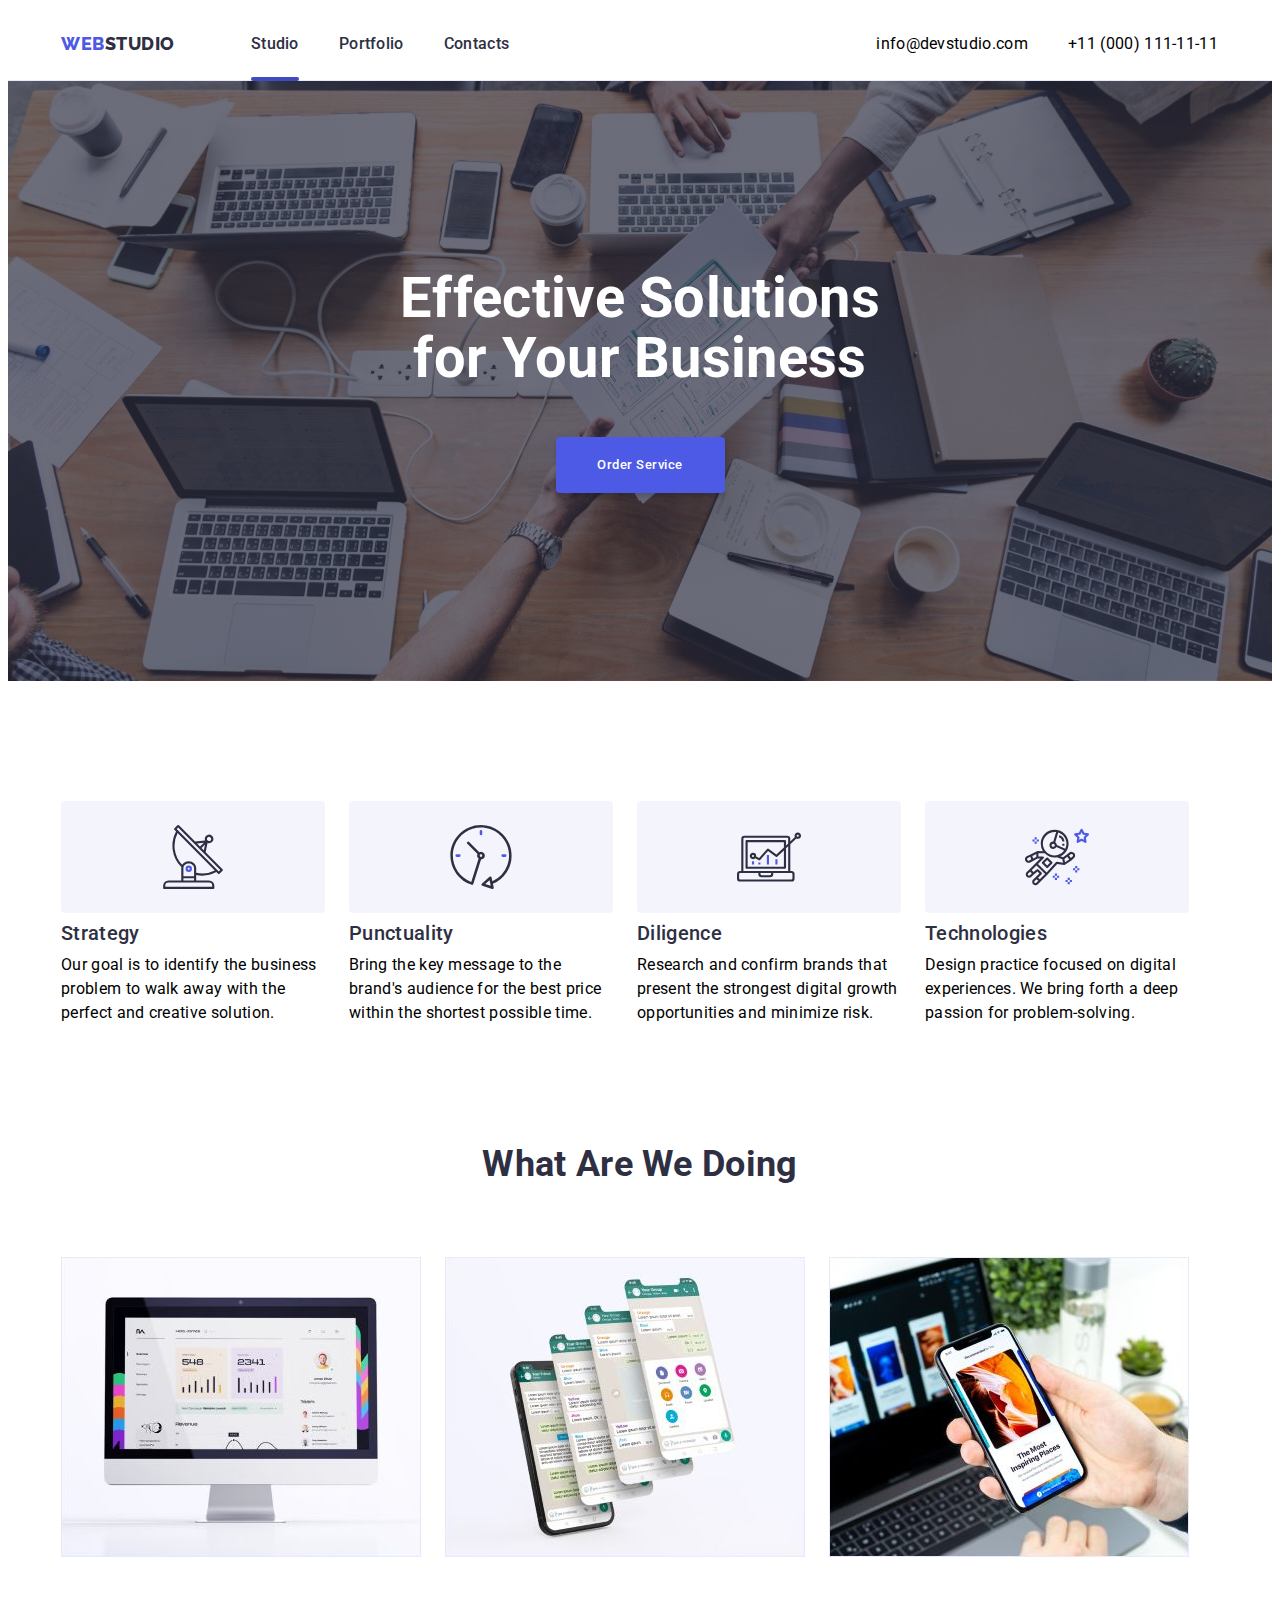
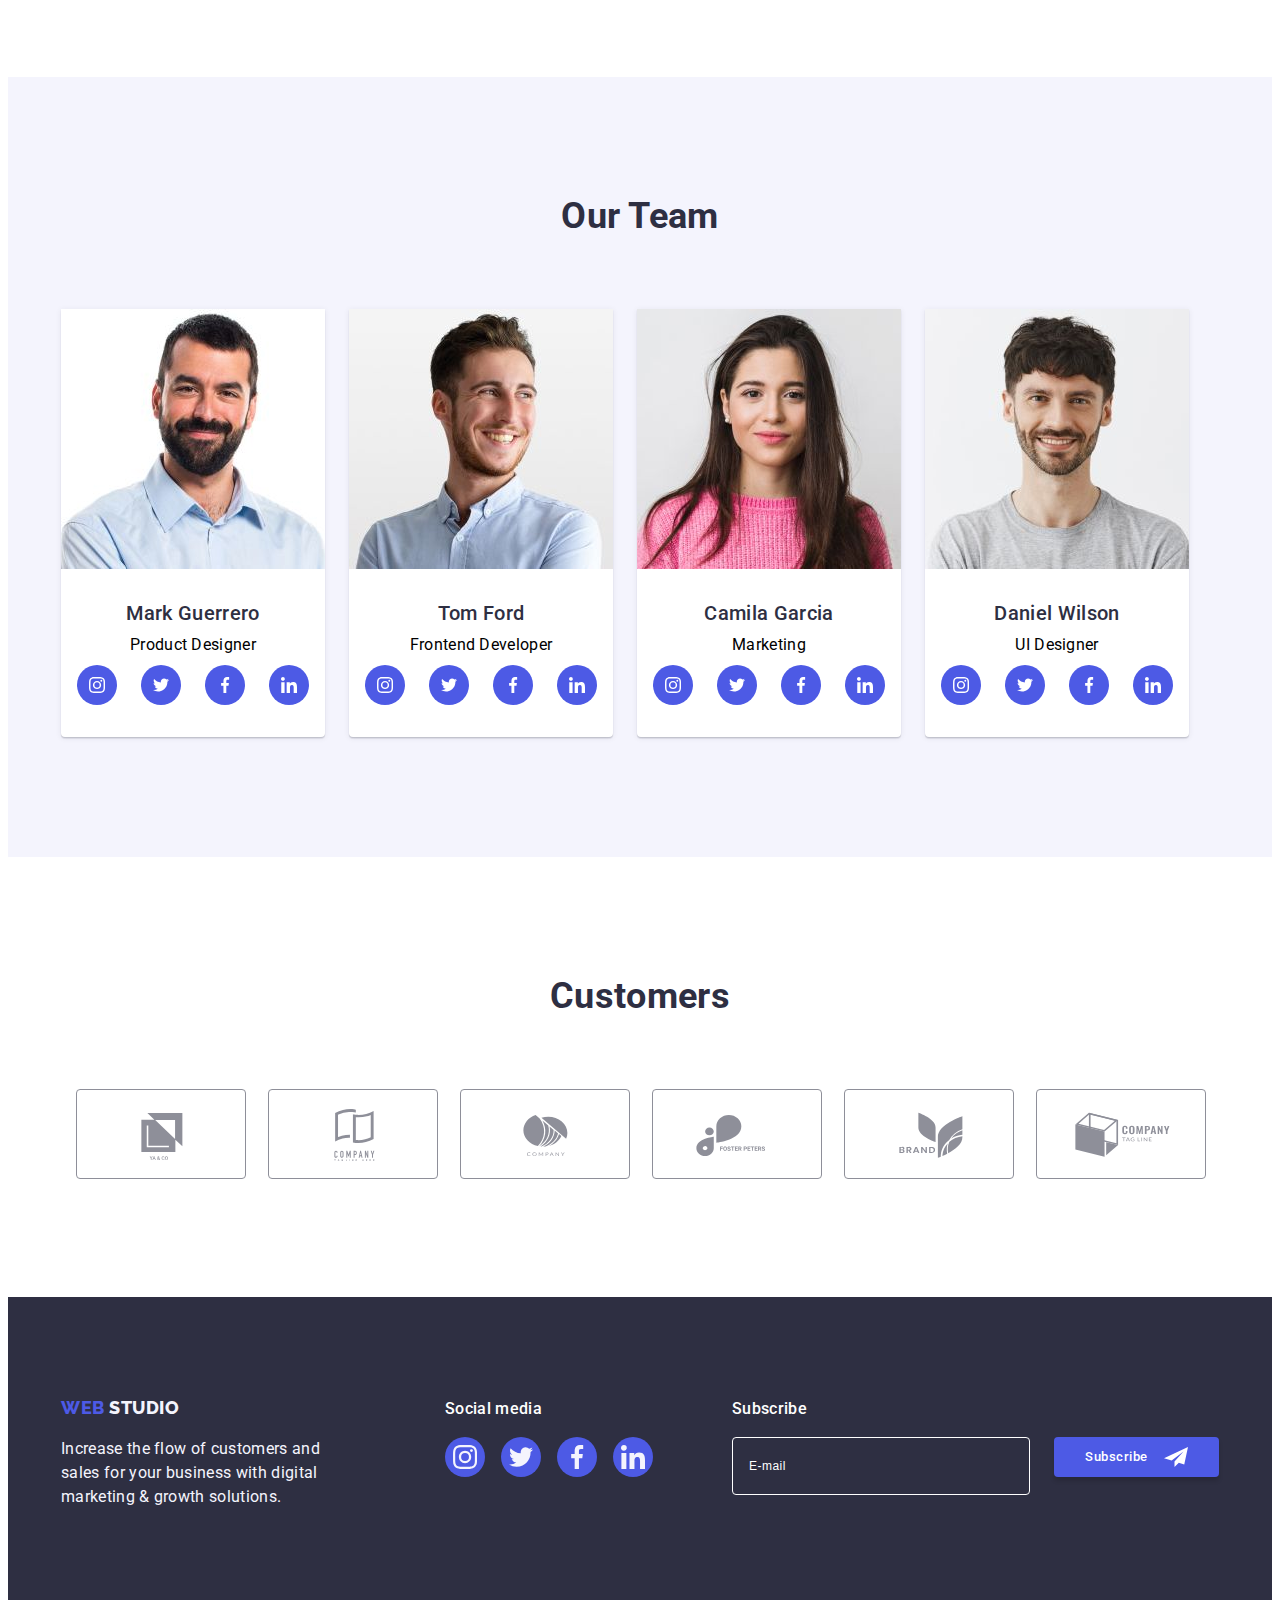
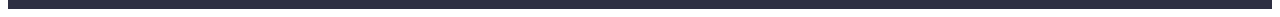
<file: index.html>
<!DOCTYPE html>
<html lang="en">

<head>
  <meta charset="UTF-8" />
  <meta http-equiv="X-UA-Compatible" content="IE=edge" />
  <meta name="viewport" content="width=device-width, initial-scale=1.0" />
  <title>Webstudio</title>
  <link rel="preconnect" href="https://fonts.googleapis.com" />
  <link rel="preconnect" href="https://fonts.gstatic.com" crossorigin />
  <link href="https://fonts.googleapis.com/css2?family=Raleway:wght@800&family=Roboto:wght@400;500;700;900&display=swap"
    rel="stylesheet" />
  <link rel="stylesheet" href="https://cdnjs.cloudflare.com/ajax/libs/modern-normalize/2.0.0/modern-normalize.min.css"
    integrity="sha512-4xo8blKMVCiXpTaLzQSLSw3KFOVPWhm/TRtuPVc4WG6kUgjH6J03IBuG7JZPkcWMxJ5huwaBpOpnwYElP/m6wg=="
    crossorigin="anonymous" referrerpolicy="no-referrer" />
  <link rel="stylesheet" href="./css/styles.css" />
</head>

<body>
  <!-- #region Header -->
  <header class="header">
    <div class="container">
      <nav class="header-menu">
        <a class="header-logo logo" href="index.html">
          <span class="logo-accent">WEB</span>STUDIO
        </a>
        <ul class="header-menu-list">
          <li class="header-menu-item">
            <a class="header-menu-link current" href="index.html">Studio</a>
          </li>
          <li class="header-menu-item">
            <a class="header-menu-link" href="portfolio.html">Portfolio</a>
          </li>
          <li class="header-menu-item">
            <a class="header-menu-link" href="#">Contacts</a>
          </li>
        </ul>
      </nav>
      <address class="address">
        <ul class="address-list">
          <li class="address-item">
            <a class="address-link" href="mailto:info@devstudio.com">info@devstudio.com</a>
          </li>
          <li class="address-item">
            <a class="address-link" href="tel:+11(000)111-11-11">+11 (000) 111-11-11</a>
          </li>
        </ul>
      </address>
    </div>
  </header>
  <!-- #endregion Header -->
  <main>
    <!-- #region Hero -->
    <section class="hero">
      <div class="container">
        <h1 class="main-title">Effective Solutions for Your Business</h1>
        <button class="btn hero-btn" type="button" data-modal-open>Order Service</button>
      </div>
    </section>
    <!-- #endregion Hero -->
    <!-- #region Benefits -->
    <section class="benefits">
      <div class="container">
        <h2 class="visually-hidden">Benefits title</h2>
        <ul class="benefits-list">
          <li class="benefits-item">
            <div class="benefits-item-icon">
              <svg class="benefits-icon" width="64" height="64">
                <use href="./images/icons.svg#icon-antenna"></use>
              </svg>
            </div>
            <h3 class="benefits-caption">Strategy</h3>
            <p class="benefits-desc">
              Our goal is to identify the business problem to walk away with
              the perfect&nbsp;and creative solution.
            </p>
          </li>
          <li class="benefits-item">
            <div class="benefits-item-icon">
              <svg class="benefits-icon" width="64" height="64">
                <use href="./images/icons.svg#icon-clock"></use>
              </svg>
            </div>
            <h3 class="benefits-caption">Punctuality</h3>
            <p class="benefits-desc">
              Bring the key message to the brand's&nbsp;audience for the best
              price within the shortest possible time.
            </p>
          </li>
          <li class="benefits-item">
            <div class="benefits-item-icon">
              <svg class="benefits-icon" width="64" height="64">
                <use href="./images/icons.svg#icon-diagram"></use>
              </svg>
            </div>
            <h3 class="benefits-caption">Diligence</h3>
            <p class="benefits-desc">
              Research and confirm brands that present the strongest digital
              growth opportunities and minimize risk.
            </p>
          </li>
          <li class="benefits-item">
            <div class="benefits-item-icon">
              <svg class="benefits-icon" width="64" height="64">
                <use href="./images/icons.svg#icon-astronaut"></use>
              </svg>
            </div>
            <h3 class="benefits-caption">Technologies</h3>
            <p class="benefits-desc">
              Design practice focused on digital experiences. We bring forth a
              deep passion for problem-solving.
            </p>
          </li>
        </ul>
      </div>
    </section>
    <!-- #endregion Benefits -->
    <!-- #region Work -->
    <section class="work">
      <div class="container">
        <h2 class="section-title work-title">What Are We Doing</h2>
        <ul class="work-list">
          <li class="work-item">
            <img class="work-img" src="./images/work/img-1.jpg" alt="Desktop monitor" width="360" height="300" />
          </li>
          <li class="work-item">
            <img class="work-img" src="./images/work/img-2.jpg" alt="Smartphone with web application" width="360"
              height="300" />
          </li>
          <li class="work-item">
            <img class="work-img" src="./images/work/img-3.jpg" alt="Smartphone and laptop" width="360" height="300" />
          </li>
        </ul>
      </div>
    </section>
    <!-- #endregion Work -->
    <!-- #region Team -->
    <section class="team">
      <div class="container">
        <h2 class="section-title team-title">Our Team</h2>
        <ul class="team-list">
          <li class="team-item">
            <img class="team-img" src="./images/team/img-1.jpg" alt="Product Designer" width="264" height="260" />
            <div class="team-text-box">
              <h3 class="team-name">Mark Guerrero</h3>
              <p class="team-position">Product Designer</p>
              <ul class="team-socials">
                <li class="socials-item">
                  <a class="social-link" href="https://instagram.com" target="_blank" rel="no-opener no-referrer"
                    aria-label="Link to instagram.com">
                    <svg class="social-icon" width="16" height="16">
                      <use href="./images/icons.svg#icon-instagram"></use>
                    </svg>
                  </a>
                </li>
                <li class="socials-item">
                  <a class="social-link" href="https://twitter.com" target="_blank" rel="no-opener no-referrer"
                    aria-label="Link to twitter.com">
                    <svg class="social-icon" width="16" height="16">
                      <use href="./images/icons.svg#icon-twitter"></use>
                    </svg>
                  </a>
                </li>
                <li class="socials-item">
                  <a class="social-link" href="https://facebook.com" target="_blank" rel="no-opener no-referrer"
                    aria-label="Link to facebook.com">
                    <svg class="social-icon" width="16" height="16">
                      <use href="./images/icons.svg#icon-facebook"></use>
                    </svg>
                  </a>
                </li>
                <li class="socials-item">
                  <a class="social-link" href="https://linkedin.com" target="_blank" rel="no-opener no-referrer"
                    aria-label="Link to linkedin.com">
                    <svg class="social-icon" width="16" height="16">
                      <use href="./images/icons.svg#icon-linkedin"></use>
                    </svg>
                  </a>
                </li>
              </ul>
            </div>
          </li>
          <li class="team-item">
            <img class="team-img" src="./images/team/img-2.jpg" alt="Frontend Developer" width="264" height="260" />
            <div class="team-text-box">
              <h3 class="team-name">Tom Ford</h3>
              <p class="team-position">Frontend Developer</p>
              <ul class="team-socials">
                <li class="socials-item">
                  <a class="social-link" href="https://instagram.com" target="_blank" rel="no-opener no-referrer"
                    aria-label="Link to instagram.com">
                    <svg class="social-icon" width="16" height="16">
                      <use href="./images/icons.svg#icon-instagram"></use>
                    </svg>
                  </a>
                </li>
                <li class="socials-item">
                  <a class="social-link" href="https://twitter.com" target="_blank" rel="no-opener no-referrer"
                    aria-label="Link to twitter.com">
                    <svg class="social-icon" width="16" height="16">
                      <use href="./images/icons.svg#icon-twitter"></use>
                    </svg>
                  </a>
                </li>
                <li class="socials-item">
                  <a class="social-link" href="https://facebook.com" target="_blank" rel="no-opener no-referrer"
                    aria-label="Link to facebook.com">
                    <svg class="social-icon" width="16" height="16">
                      <use href="./images/icons.svg#icon-facebook"></use>
                    </svg>
                  </a>
                </li>
                <li class="socials-item">
                  <a class="social-link" href="https://linkedin.com" target="_blank" rel="no-opener no-referrer"
                    aria-label="Link to linkedin.com">
                    <svg class="social-icon" width="16" height="16">
                      <use href="./images/icons.svg#icon-linkedin"></use>
                    </svg>
                  </a>
                </li>
              </ul>
            </div>
          </li>
          <li class="team-item">
            <img class="team-img" src="./images/team/img-3.jpg" alt="Marketing" width="264" height="260" />
            <div class="team-text-box">
              <h3 class="team-name">Camila Garcia</h3>
              <p class="team-position">Marketing</p>
              <ul class="team-socials">
                <li class="socials-item">
                  <a class="social-link" href="https://instagram.com" target="_blank" rel="no-opener no-referrer"
                    aria-label="Link to instagram.com">
                    <svg class="social-icon" width="16" height="16">
                      <use href="./images/icons.svg#icon-instagram"></use>
                    </svg>
                  </a>
                </li>
                <li class="socials-item">
                  <a class="social-link" href="https://twitter.com" target="_blank" rel="no-opener no-referrer"
                    aria-label="Link to twitter.com">
                    <svg class="social-icon" width="16" height="16">
                      <use href="./images/icons.svg#icon-twitter"></use>
                    </svg>
                  </a>
                </li>
                <li class="socials-item">
                  <a class="social-link" href="https://facebook.com" target="_blank" rel="no-opener no-referrer"
                    aria-label="Link to facebook.com">
                    <svg class="social-icon" width="16" height="16">
                      <use href="./images/icons.svg#icon-facebook"></use>
                    </svg>
                  </a>
                </li>
                <li class="socials-item">
                  <a class="social-link" href="https://linkedin.com" target="_blank" rel="no-opener no-referrer"
                    aria-label="Link to linkedin.com">
                    <svg class="social-icon" width="16" height="16">
                      <use href="./images/icons.svg#icon-linkedin"></use>
                    </svg>
                  </a>
                </li>
              </ul>
            </div>
          </li>
          <li class="team-item">
            <img class="team-img" src="./images/team/img-4.jpg" alt="UI Designer" width="264" height="260" />
            <div class="team-text-box">
              <h3 class="team-name">Daniel Wilson</h3>
              <p class="team-position">UI Designer</p>
              <ul class="team-socials">
                <li class="socials-item">
                  <a class="social-link" href="https://instagram.com" target="_blank" rel="no-opener no-referrer"
                    aria-label="Link to instagram.com">
                    <svg class="social-icon" width="16" height="16">
                      <use href="./images/icons.svg#icon-instagram"></use>
                    </svg>
                  </a>
                </li>
                <li class="socials-item">
                  <a class="social-link" href="https://twitter.com" target="_blank" rel="no-opener no-referrer"
                    aria-label="Link to twitter.com">
                    <svg class="social-icon" width="16" height="16">
                      <use href="./images/icons.svg#icon-twitter"></use>
                    </svg>
                  </a>
                </li>
                <li class="socials-item">
                  <a class="social-link" href="https://facebook.com" target="_blank" rel="no-opener no-referrer"
                    aria-label="Link to facebook.com">
                    <svg class="social-icon" width="16" height="16">
                      <use href="./images/icons.svg#icon-facebook"></use>
                    </svg>
                  </a>
                </li>
                <li class="socials-item">
                  <a class="social-link" href="https://linkedin.com" target="_blank" rel="no-opener no-referrer"
                    aria-label="Link to linkedin.com">
                    <svg class="social-icon" width="16" height="16">
                      <use href="./images/icons.svg#icon-linkedin"></use>
                    </svg>
                  </a>
                </li>
              </ul>
            </div>
          </li>
        </ul>
      </div>
    </section>
    <!-- #endregion Team -->
    <!-- #region Customers -->
    <section class="customers">
      <div class="container">
        <h2 class="section-title customers-title">Customers</h2>
        <ul class="customers-list">
          <li class="customers-item">
            <div class="customers-thumb">
              <a href="#" class="customers-link">
                <svg class="customers-icon" width="104" height="56">
                  <use href="./images/icons.svg#icon-client-1"></use>
                </svg>
              </a>
            </div>
          </li>
          <li class="customers-item">
            <div class="customers-thumb">
              <a href="#" class="customers-link">
                <svg class="customers-icon" width="104" height="56">
                  <use href="./images/icons.svg#icon-client-2"></use>
                </svg>
              </a>
            </div>
          </li>
          <li class="customers-item">
            <div class="customers-thumb">
              <a href="#" class="customers-link">
                <svg class="customers-icon" width="104" height="56">
                  <use href="./images/icons.svg#icon-client-3"></use>
                </svg>
              </a>
            </div>
          </li>
          <li class="customers-item">
            <div class="customers-thumb">
              <a href="#" class="customers-link">
                <svg class="customers-icon" width="104" height="56">
                  <use href="./images/icons.svg#icon-client-4"></use>
                </svg>
              </a>
            </div>
          </li>
          <li class="customers-item">
            <div class="customers-thumb">
              <a href="#" class="customers-link">
                <svg class="customers-icon" width="104" height="56">
                  <use href="./images/icons.svg#icon-client-5"></use>
                </svg>
              </a>
            </div>
          </li>
          <li class="customers-item">
            <div class="customers-thumb">
              <a href="#" class="customers-link">
                <svg class="customers-icon" width="104" height="56">
                  <use href="./images/icons.svg#icon-client-6"></use>
                </svg>
              </a>
            </div>
          </li>
        </ul>
      </div>
    </section>
    <!-- #endregion Customers -->
  </main>
  <!-- #region Footer -->
  <footer class="footer">
    <div class="container">
      <div class="footer-thumb">
        <div class="footer-nav">
          <a class="footer-logo logo" href="index.html">
            <span class="logo-accent">WEB</span>
            <span class="logo-footer-accent">STUDIO</span>
          </a>
          <p class="footer-text">
            Increase the flow of customers and sales for your business with
            digital marketing & growth solutions.
          </p>
        </div>
        <div class="footer-socials">
          <p class="footer-socials-title">Social media</p>
          <ul class="footer-socials-list">
            <li class="socials-item">
              <a class="social-link footer-link" href="https://instagram.com" target="_blank"
                rel="no-opener no-referrer" aria-label="Link to instagram.com">
                <svg class="footer-social-icon" width="24" height="24">
                  <use href="./images/icons.svg#icon-instagram"></use>
                </svg>
              </a>
            </li>
            <li class="socials-item">
              <a class="social-link footer-link" href="https://twitter.com" target="_blank" rel="no-opener no-referrer"
                aria-label="Link to twitter.com">
                <svg class="footer-social-icon" width="24" height="24">
                  <use href="./images/icons.svg#icon-twitter"></use>
                </svg>
              </a>
            </li>
            <li class="socials-item">
              <a class="social-link footer-link" href="https://facebook.com" target="_blank" rel="no-opener no-referrer"
                aria-label="Link to facebook.com">
                <svg class="footer-social-icon" width="24" height="24">
                  <use href="./images/icons.svg#icon-facebook"></use>
                </svg>
              </a>
            </li>
            <li class="socials-item">
              <a class="social-link footer-link" href="https://linkedin.com" target="_blank" rel="no-opener no-referrer"
                aria-label="Link to linkedin.com">
                <svg class="footer-social-icon" width="24" height="24">
                  <use href="./images/icons.svg#icon-linkedin"></use>
                </svg>
              </a>
            </li>
          </ul>
        </div>
        <div class="footer-form-thumb">
          <p class="footer-form-title">Subscribe</p>
          <form class="footer-form">
            <div class="footer-form-wrapper">
              <label for="subscription-email">
                <input class="footer-input" type="email" name="subscription-email" id="subscription-email"
                  placeholder="E-mail">
              </label>
              <button class="btn footer-form-btn" type="submit">
                Subscribe
                <svg class="footer-subscribe-icon" width="24" height="24">
                  <use href="./images/icons.svg#icon-telegram"></use>
                </svg>
              </button>
            </div>
          </form>
        </div>
      </div>
    </div>
  </footer>
  <!-- #endregion Footer -->
  <!-- #region Modal-window -->
  <div class="backdrop is-hidden" data-modal>
    <div class="modal">
      <button class="close-button" type="button" data-modal-close>
        <svg class="icon-close" width="8px" height="8px">
          <use href="./images/icons.svg#icon-close" class="use-img"></use>
        </svg>
      </button>
      <p class="modal-caption">Leave your contacts and we will call you back</p>
      <form class="modal-form" name="reviews" autocomplete="off">
        <div class="form-wrapper">
          <label class="form-label" for="user-name">
            Name
          </label>
          <div class="form-field">
            <input class="form-input" type="text" name="user-name" id="user-name">
            <svg class="form-icon" width="18" height="18">
              <use href="./images/icons.svg#icon-person"></use>
            </svg>
          </div>
        </div>
        <div class="form-wrapper">
          <label class="form-label" for="user-phone">
            Phone
          </label>
          <div class="form-field">
            <input class="form-input" type="tel" name="user-phone" id="user-phone">
            <svg class="form-icon" width="18" height="24">
              <use href="./images/icons.svg#icon-phone"></use>
            </svg>
          </div>
        </div>
        <div class="form-wrapper">
          <label class="form-label" for="user-email">
            Email
          </label>
          <div class="form-field">
            <input class="form-input" type="email" name="user-email" id="user-email">
            <svg class="form-icon" width="18" height="24">
              <use href="./images/icons.svg#icon-email"></use>
            </svg>
          </div>
        </div>
        <div class="form-comment-wrapper">
          <label class="form-label" for="user-comment">
            Comment
          </label>
          <div class="form-field">
            <textarea class="form-textarea" name="user-comment" rows="5" placeholder="Text input"
              id="user-comment"></textarea>
          </div>
        </div>
        <div class="form-agreement">
          <input class="visually-hidden" type="checkbox" name="user-checkbox" id="user-checkbox" value="false">
          <label class="form-agreement-label" for="user-checkbox">
            <span class="form-agreement-checkbox">
              <svg class="form-agreement-icon" width="10" height="8">
                <use href="./images/icons.svg#icon-checkbox"></use>
              </svg>
            </span>I accept the terms and conditions of the
            <a class="form-agreement-link" href="#" target="_blank" rel="no-opener no-referrer">Privacy Policy</a>
          </label>
        </div>
        <button class="btn form-button" type="submit">Send</button>
      </form>
    </div>
  </div>
  <script src="./js/modal.js"></script>
  <!-- #endregion Modal-window -->
</body>

</html>
</file>
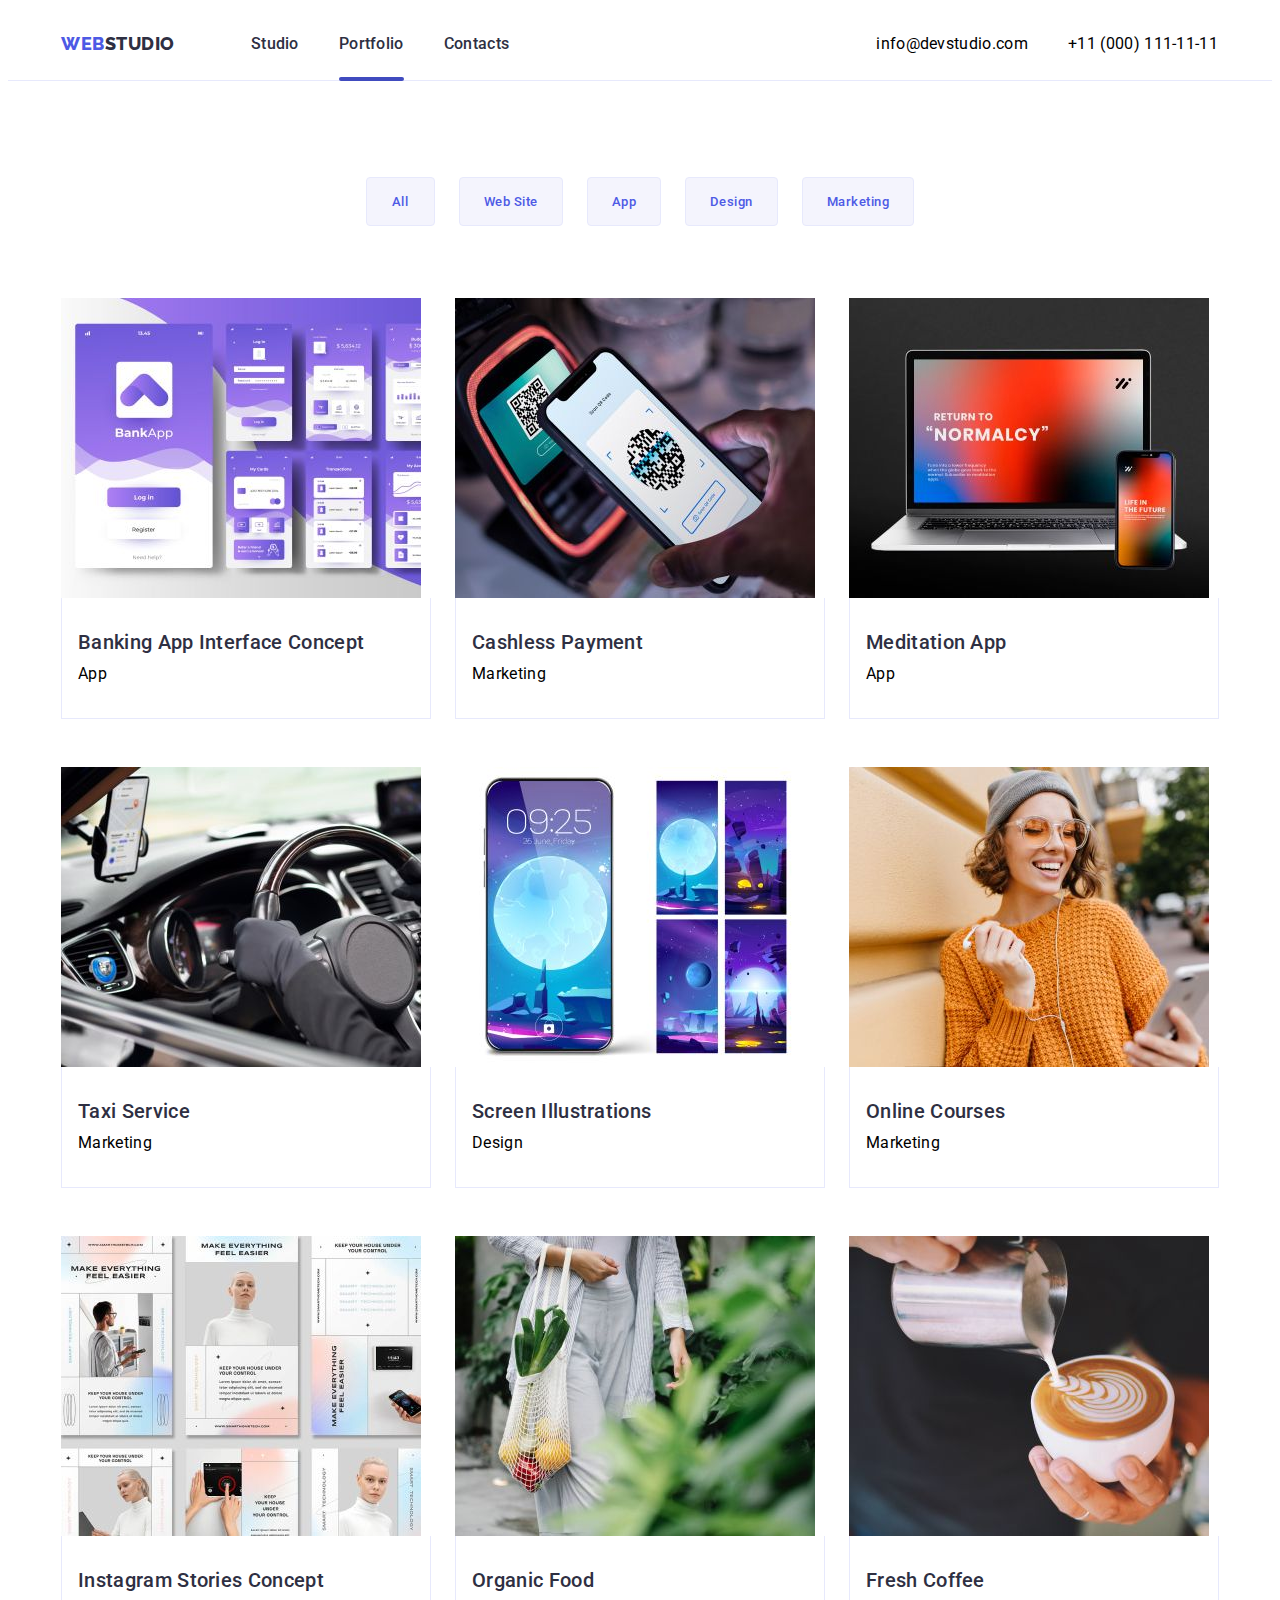
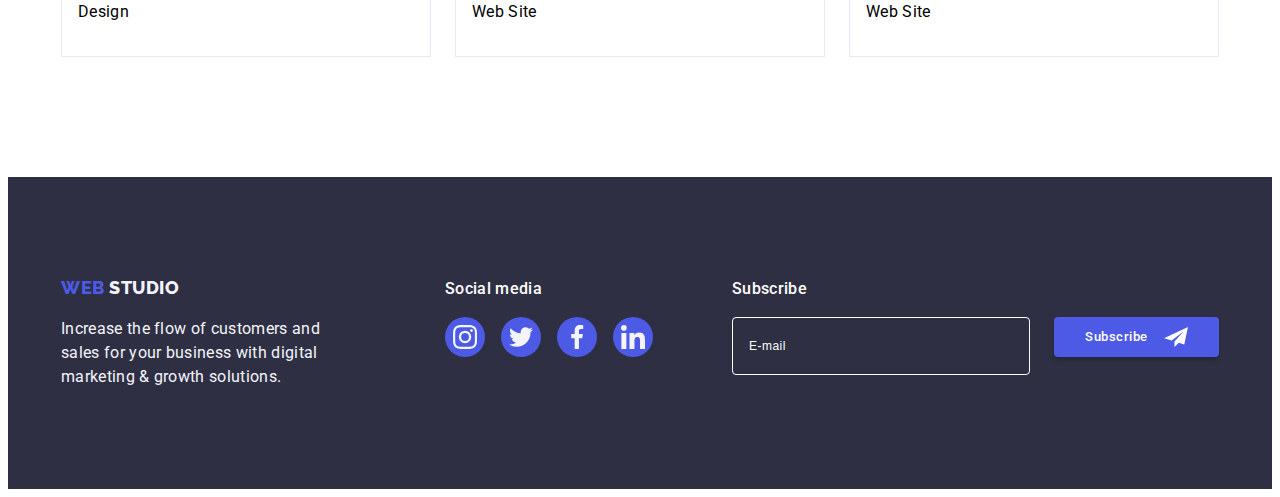
<file: portfolio.html>
<!DOCTYPE html>
<html lang="en">

<head>
  <meta charset="UTF-8" />
  <meta http-equiv="X-UA-Compatible" content="IE=edge" />
  <meta name="viewport" content="width=device-width, initial-scale=1.0" />
  <title>Portfolio</title>
  <link rel="preconnect" href="https://fonts.googleapis.com" />
  <link rel="preconnect" href="https://fonts.gstatic.com" crossorigin />
  <link href="https://fonts.googleapis.com/css2?family=Raleway:wght@800&family=Roboto:wght@400;500;700;900&display=swap"
    rel="stylesheet" />
  <link rel="stylesheet" href="https://cdnjs.cloudflare.com/ajax/libs/modern-normalize/2.0.0/modern-normalize.min.css"
    integrity="sha512-4xo8blKMVCiXpTaLzQSLSw3KFOVPWhm/TRtuPVc4WG6kUgjH6J03IBuG7JZPkcWMxJ5huwaBpOpnwYElP/m6wg=="
    crossorigin="anonymous" referrerpolicy="no-referrer" />
  <link rel="stylesheet" href="./css/styles.css" />
</head>

<body>
  <!-- #region Header -->
  <header class="header">
    <div class="container">
      <nav class="header-menu">
        <a class="header-logo logo" href="index.html">
          <span class="logo-accent">WEB</span>STUDIO
        </a>
        <ul class="header-menu-list">
          <li class="header-menu-item">
            <a class="header-menu-link" href="index.html">Studio</a>
          </li>
          <li class="header-menu-item">
            <a class="header-menu-link current" href="portfolio.html">Portfolio</a>
          </li>
          <li class="header-menu-item">
            <a class="header-menu-link" href="#">Contacts</a>
          </li>
        </ul>
      </nav>
      <address class="address">
        <ul class="address-list">
          <li class="address-item">
            <a class="address-link" href="mailto:info@devstudio.com">info@devstudio.com</a>
          </li>
          <li class="address-item">
            <a class="address-link" href="tel:+11(000)111-11-11">+11 (000) 111-11-11</a>
          </li>
        </ul>
      </address>
    </div>
  </header>
  <!-- #endregion Header -->
  <main>
    <!-- #region Portfolio -->
    <section class="portfolio">
      <div class="container">
        <h1 class="visually-hidden">Filter buttons</h1>
        <ul class="buttons-list">
          <li>
            <button class="filter-btn" type="button">All</button>
          </li>
          <li>
            <button class="filter-btn" type="button">Web Site</button>
          </li>
          <li>
            <button class="filter-btn" type="button">App</button>
          </li>
          <li>
            <button class="filter-btn" type="button">Design</button>
          </li>
          <li>
            <button class="filter-btn" type="button">Marketing</button>
          </li>
        </ul>
        <ul class="filter-list">
          <li class="filter-item">
            <a class="filter-link" href="#">
              <div class="image-thumb">
                <img class="filter-img" src="./images/portfolio/img-1.jpg" alt="Banking app" width="360" height="300" />
                <div class="overlay-filter-item">
                  <p class="overlay-text">
                    14 Stylish and User-Friendly App Design Concepts · Task
                    Manager App · Calorie Tracker App · Exotic Fruit Ecommerce
                    App · Cloud Storage App
                  </p>
                </div>
              </div>
              <div class="filter-text-box">
                <h2 class="filter-caption">Banking App Interface Concept</h2>
                <p class="filter-category">App</p>
              </div>
            </a>
          </li>
          <li class="filter-item">
            <a class="filter-link" href="#">
              <div class="image-thumb">
                <img class="filter-img" src="./images/portfolio/img-2.jpg" alt="Cashless smartphone payment" width="360"
                  height="300" />
                <div class="overlay-filter-item">
                  <p class="overlay-text">
                    14 Stylish and User-Friendly App Design Concepts · Task
                    Manager App · Calorie Tracker App · Exotic Fruit Ecommerce
                    App · Cloud Storage App
                  </p>
                </div>
              </div>
              <div class="filter-text-box">
                <h2 class="filter-caption">Cashless Payment</h2>
                <p class="filter-category">Marketing</p>
              </div>
            </a>
          </li>
          <li class="filter-item">
            <a class="filter-link" href="#">
              <div class="image-thumb">
                <img class="filter-img" src="./images/portfolio/img-3.jpg" alt="Laptop and smartphone" width="360"
                  height="300" />
                <div class="overlay-filter-item">
                  <p class="overlay-text">
                    14 Stylish and User-Friendly App Design Concepts · Task
                    Manager App · Calorie Tracker App · Exotic Fruit Ecommerce
                    App · Cloud Storage App
                  </p>
                </div>
              </div>
              <div class="filter-text-box">
                <h2 class="filter-caption">Meditation App</h2>
                <p class="filter-category">App</p>
              </div>
            </a>
          </li>
          <li class="filter-item">
            <a class="filter-link" href="#">
              <div class="image-thumb">
                <img class="filter-img" src="./images/portfolio/img-4.jpg" alt="Taxi car with driver" width="360"
                  height="300" />
                <div class="overlay-filter-item">
                  <p class="overlay-text">
                    14 Stylish and User-Friendly App Design Concepts · Task
                    Manager App · Calorie Tracker App · Exotic Fruit Ecommerce
                    App · Cloud Storage App
                  </p>
                </div>
              </div>
              <div class="filter-text-box">
                <h2 class="filter-caption">Taxi Service</h2>
                <p class="filter-category">Marketing</p>
              </div>
            </a>
          </li>
          <li class="filter-item">
            <a class="filter-link" href="#">
              <div class="image-thumb">
                <img class="filter-img" src="./images/portfolio/img-5.jpg" alt="Smartphone and screen images"
                  width="360" height="300" />
                <div class="overlay-filter-item">
                  <p class="overlay-text">
                    14 Stylish and User-Friendly App Design Concepts · Task
                    Manager App · Calorie Tracker App · Exotic Fruit Ecommerce
                    App · Cloud Storage App
                  </p>
                </div>
              </div>
              <div class="filter-text-box">
                <h2 class="filter-caption">Screen Illustrations</h2>
                <p class="filter-category">Design</p>
              </div>
            </a>
          </li>
          <li class="filter-item">
            <a class="filter-link" href="#">
              <div class="image-thumb">
                <img class="filter-img" src="./images/portfolio/img-6.jpg" alt="Girl with smartphone" width="360"
                  height="300" />
                <div class="overlay-filter-item">
                  <p class="overlay-text">
                    14 Stylish and User-Friendly App Design Concepts · Task
                    Manager App · Calorie Tracker App · Exotic Fruit Ecommerce
                    App · Cloud Storage App
                  </p>
                </div>
              </div>
              <div class="filter-text-box">
                <h2 class="filter-caption">Online Courses</h2>
                <p class="filter-category">Marketing</p>
              </div>
            </a>
          </li>
          <li class="filter-item">
            <a class="filter-link" href="#">
              <div class="image-thumb">
                <img class="filter-img" src="./images/portfolio/img-7.jpg" alt="Instagram images" width="360"
                  height="300" />
                <div class="overlay-filter-item">
                  <p class="overlay-text">
                    14 Stylish and User-Friendly App Design Concepts · Task
                    Manager App · Calorie Tracker App · Exotic Fruit Ecommerce
                    App · Cloud Storage App
                  </p>
                </div>
              </div>
              <div class="filter-text-box">
                <h2 class="filter-caption">Instagram Stories Concept</h2>
                <p class="filter-category">Design</p>
              </div>
            </a>
          </li>
          <li class="filter-item">
            <a class="filter-link" href="#">
              <div class="image-thumb">
                <img class="filter-img" src="./images/portfolio/img-8.jpg" alt="Woman with groceries" width="360"
                  height="300" />
                <div class="overlay-filter-item">
                  <p class="overlay-text">
                    14 Stylish and User-Friendly App Design Concepts · Task
                    Manager App · Calorie Tracker App · Exotic Fruit Ecommerce
                    App · Cloud Storage App
                  </p>
                </div>
              </div>
              <div class="filter-text-box">
                <h2 class="filter-caption">Organic Food</h2>
                <p class="filter-category">Web Site</p>
              </div>
            </a>
          </li>
          <li class="filter-item">
            <a class="filter-link" href="#">
              <div class="image-thumb">
                <img class="filter-img" src="./images/portfolio/img-9.jpg" alt="Cup of coffee with milk" width="360"
                  height="300" />
                <div class="overlay-filter-item">
                  <p class="overlay-text">
                    14 Stylish and User-Friendly App Design Concepts · Task
                    Manager App · Calorie Tracker App · Exotic Fruit Ecommerce
                    App · Cloud Storage App
                  </p>
                </div>
              </div>
              <div class="filter-text-box">
                <h2 class="filter-caption">Fresh Coffee</h2>
                <p class="filter-category">Web Site</p>
              </div>
            </a>
          </li>
        </ul>
      </div>
    </section>
    <!-- #endregion Portfolio -->
  </main>
  <!-- #region Footer -->
  <footer class="footer">
    <div class="container">
      <div class="footer-thumb">
        <div class="footer-nav">
          <a class="footer-logo logo" href="index.html">
            <span class="logo-accent">WEB</span>
            <span class="logo-footer-accent">STUDIO</span>
          </a>
          <p class="footer-text">
            Increase the flow of customers and sales for your business with
            digital marketing & growth solutions.
          </p>
        </div>
        <div class="footer-socials">
          <p class="footer-socials-title">Social media</p>
          <ul class="footer-socials-list">
            <li class="socials-item">
              <a class="social-link footer-link" href="https://instagram.com" target="_blank"
                rel="no-opener no-referrer" aria-label="Link to instagram.com">
                <svg class="footer-social-icon" width="24" height="24">
                  <use href="./images/icons.svg#icon-instagram"></use>
                </svg>
              </a>
            </li>
            <li class="socials-item">
              <a class="social-link footer-link" href="https://twitter.com" target="_blank" rel="no-opener no-referrer"
                aria-label="Link to twitter.com">
                <svg class="footer-social-icon" width="24" height="24">
                  <use href="./images/icons.svg#icon-twitter"></use>
                </svg>
              </a>
            </li>
            <li class="socials-item">
              <a class="social-link footer-link" href="https://facebook.com" target="_blank" rel="no-opener no-referrer"
                aria-label="Link to facebook.com">
                <svg class="footer-social-icon" width="24" height="24">
                  <use href="./images/icons.svg#icon-facebook"></use>
                </svg>
              </a>
            </li>
            <li class="socials-item">
              <a class="social-link footer-link" href="https://linkedin.com" target="_blank" rel="no-opener no-referrer"
                aria-label="Link to linkedin.com">
                <svg class="footer-social-icon" width="24" height="24">
                  <use href="./images/icons.svg#icon-linkedin"></use>
                </svg>
              </a>
            </li>
          </ul>
        </div>
        <div class="footer-form-thumb">
          <p class="footer-form-title">Subscribe</p>
          <form class="footer-form">
            <div class="footer-form-wrapper">
              <label for="subscription-email">
                <input class="footer-input" type="email" name="subscription-email" id="subscription-email"
                  placeholder="E-mail">
              </label>
              <button class="btn footer-form-btn" type="submit">
                Subscribe
                <svg class="footer-subscribe-icon" width="24" height="24">
                  <use href="./images/icons.svg#icon-telegram"></use>
                </svg>
              </button>
            </div>
          </form>
        </div>
      </div>
    </div>
  </footer>
  <!-- #endregion Footer -->
</body>

</html>
</file>
<file: css/styles.css>
/* #region CSS custom properties */
:root {
  /* Fonts */
  --primary-font: "Roboto", sans-serif;
  --secondary-font: "Raleway", sans-serif;
  /* Colors */
  --primary-brand: #4d5ae5;
  --pressed-state: #404bbf;
  --dark: #2e2f42;
  --green: #31d0aa;
  --text: #434455;
  --subtle-text: #8e8f99;
  --accent: #e7e9fc;
  --light: #f4f4fd;
  --modal-overlay: rgba(46, 47, 66, 0.4);
  --hero-background: rgba(46, 47, 66, 0.7);
  --white: #ffffff;
  --modal-background: #fcfcfc;
  --btn-shadow: 0 4px 4px 0 rgba(0, 0, 0, 0.15);
  --icon-close_bg: rgba(0, 0, 0, 0.1);
}

/* #endregion CSS custom properties */

/* #region Base styles */
body {
  font-family: var(--primary-font);
  font-weight: 400;
  font-size: 16px;
  line-height: 1.5;
  letter-spacing: 0.02em;
  color: rgba(var(--text), 1);
  background-color: var(--white);
}

h1,
h2,
h3,
h4,
h5,
h6,
p {
  margin: 0;
}

a {
  color: currentColor;
  text-decoration: none;
}

ul,
ol {
  list-style-type: none;
  margin: 0;
  padding-left: 0;
}

button {
  font-family: inherit;
  color: currentColor;
  cursor: pointer;
}

address {
  font-style: normal;
}

img {
  display: block;
  max-width: 100%;
  height: auto;
}

/* #endregion Base styles */
/* #region Common styles */
.visually-hidden {
  position: absolute;
  width: 1px;
  height: 1px;
  margin: -1px;
  border: 0;
  padding: 0;
  white-space: nowrap;
  clip: rect(0 0 0 0);
  clip-path: inset(50%);
  overflow: hidden;
}

.container {
  max-width: 1158px;
  padding-left: 15px;
  padding-right: 15px;
  margin-left: auto;
  margin-right: auto;
}

/* #endregion Common styles */

/* #region Header */
header {
  border-bottom: 1px solid var(--accent);
}

/* Logo */
.logo {
  font-family: var(--secondary-font);
  font-weight: 800;
  font-size: 18px;
  line-height: 117%;
  letter-spacing: 0.03em;
  text-transform: uppercase;
  color: var(--dark);
  margin-right: 76px;
}

.logo-accent {
  color: var(--primary-brand);
}

/* Site nav */
.header-menu-link {
  position: relative;
  min-width: 48px;
  display: block;
  font-weight: 500;
  color: var(--dark);
  padding: 24px 0;
  transition: color 250ms cubic-bezier(0.4, 0, 0.2, 1);
}

.header-menu-link::after {
  content: "";
  position: absolute;
  left: 0;
  bottom: -1px;
  display: block;
  width: 100%;
  height: 4px;
  border-radius: 2px;
  background-color: transparent;
}

.header-menu-link.current::after {
  background-color: var(--pressed-state);
}

.header .container {
  display: flex;
  align-items: center;
  background: var(--white);
}

.header-menu {
  display: flex;
  flex-grow: 1;
  align-items: center;
}

.header-menu-list {
  display: flex;
  gap: 40px;
  margin-right: auto;
}

.address-list {
  display: flex;
  gap: 40px;
}

.header-menu-link:hover,
.header-menu-link:focus {
  color: var(--pressed-state);
}

/* Navigation contact */
.address-item {
  min-width: 151px;
}

.address-link {
  transition: color 250ms cubic-bezier(0.4, 0, 0.2, 1);
}

.address-link:hover,
.address-link:focus {
  color: var(--pressed-state);
}

/* #endregion Header*/
/* #region Hero */
.hero {
  max-width: 1440px;
  padding: 188px 0;
  text-align: center;
  background-color: var(--dark);
  background-image: linear-gradient(rgba(46, 47, 66, 0.7),
      rgba(46, 47, 66, 0.7)),
    url(../images/hero/hero-bg.jpg);
  background-repeat: no-repeat;
  background-position: center;
  background-size: cover;
  margin: 0 auto;
}

.main-title {
  max-width: 496px;
  font-weight: 700;
  font-size: 56px;
  line-height: 1.07;
  text-align: center;
  color: var(--white);
  margin: 0 auto 48px;
}

.btn {
  min-width: 169px;
  height: 56px;
  font-weight: 500;
  line-height: 1.5;
  letter-spacing: 0.04em;
  color: var(--white);
  padding: 16px 32px;
  border-radius: 4px;
  background-color: var(--primary-brand);
  border-color: transparent;
  box-shadow: 0 4px 4px 0 rgba(0, 0, 0, 0.15);
  transition: background-color 250ms cubic-bezier(0.4, 0, 0.2, 1);
}

.btn:hover,
.btn:focus {
  background-color: var(--pressed-state);
}

/* #endregion Hero*/
/* #region Benefits */

.benefits {
  padding-top: 120px;
  padding-bottom: 120px;
}

.benefits-item-icon {
  display: flex;
  justify-content: center;
  align-items: center;
  background-color: var(--light);
  border-radius: 4px;
  margin-bottom: 8px;
  max-width: 264px;
  padding: 24px 0;
}

.benefits-caption {
  font-weight: 500;
  font-size: 20px;
  line-height: 1.2;
  color: var(--dark);
  margin-bottom: 8px;
}

.benefits-list {
  display: flex;
  gap: 24px;
}

.benefits-desc {
  max-width: 264px;
}

/* #endregion Benefits */
/* #region Work */
.work {
  padding-bottom: 120px;
}

.section-title {
  font-weight: 700;
  font-size: 36px;
  line-height: 1.11;
  text-transform: capitalize;
  text-align: center;
  color: var(--dark);
  margin-bottom: 72px;
}

.work-list {
  display: flex;
  gap: 24px;
}

/* #endregion Work */
/* #region Team */
.team {
  padding-top: 120px;
  padding-bottom: 120px;
  background-color: var(--light);
}

.team-list {
  display: flex;
  gap: 24px;
}

.team-item {
  background-color: var(--white);
  border-radius: 0 0 4px 4px;
  box-shadow: 0 2px 1px 0 rgba(46, 47, 66, 0.08),
    0 1px 1px 0 rgba(46, 47, 66, 0.16), 0 1px 6px 0 rgba(46, 47, 66, 0.08);
}

.team-text-box {
  display: flex;
  flex-direction: column;
  gap: 8px;
  justify-content: center;
  align-items: center;
  padding: 32px 16px;
}

.team-name {
  font-weight: 500;
  font-size: 20px;
  line-height: 1.2;
  color: var(--dark);
}

.socials-item {
  width: 40px;
  height: 40px;
}

.social-link {
  display: flex;
  justify-content: center;
  align-items: center;
  width: 100%;
  height: 100%;
  border-radius: 50%;
  background-color: var(--primary-brand);
  transition: background-color 250ms cubic-bezier(0.4, 0, 0.2, 1);
}

.social-link:hover,
.social-link:focus {
  background-color: var(--pressed-state);
}

.social-icon {
  fill: var(--white);
}

.team-socials {
  display: flex;
  gap: 24px;
  justify-content: center;
  align-items: center;
}

/* #endregion Team */
/* #region Customers */
.customers {
  padding-top: 120px;
  padding-bottom: 120px;
}

.customers-list {
  display: flex;
  gap: 24px;
  justify-content: center;
  align-items: center;
}

.customers-thumb {
  width: 168px;
  height: 88px;
}

.customers-link {
  display: flex;
  justify-content: center;
  align-items: center;
  width: 100%;
  height: 100%;
  border: 1px solid var(--subtle-text);
  border-radius: 4px;
  width: 100%;
  transition: border 250ms cubic-bezier(0.4, 0, 0.2, 1);
}

.customers-link:hover,
.customers-link:focus {
  border: 1px solid var(--pressed-state);
}

.customers-icon {
  fill: var(--subtle-text);
  transition: fill 250ms cubic-bezier(0.4, 0, 0.2, 1);
}

.customers-link:hover .customers-icon,
.customers-link:focus .customers-icon {
  fill: var(--pressed-state);
}

/* #endregion Customers */

/* #region Footer */
.footer {
  padding-top: 100px;
  padding-bottom: 100px;
  background-color: var(--dark);
}

.footer-thumb {
  display: flex;
  align-items: baseline;
}

.footer-nav {
  margin-right: 120px;
}

.footer-text {
  max-width: 264px;
  color: var(--light);
  margin-top: 16px;
}

.footer-socials {
  display: flex;
  flex-direction: column;
  flex-grow: 1;
  gap: 16px;
}

.footer-socials-list {
  display: flex;
  gap: 16px;
}

.logo-footer-accent {
  color: var(--light);
}

.footer-socials-title {
  font-size: inherit;
  font-weight: 500;
  color: var(--white);
}

.footer-link:hover,
.footer-link:focus {
  background-color: var(--green);
}

.footer-social-icon {
  fill: var(--light);
}

/* #endregion Footer */

/* #region Portfolio */
.portfolio {
  padding-top: 96px;
  padding-bottom: 120px;
}

.buttons-list {
  display: flex;
  gap: 24px;
  justify-content: center;
  margin-bottom: 72px;
}

.filter-btn {
  min-width: 69px;
  font-weight: 500;
  letter-spacing: 0.04em;
  text-align: center;
  color: var(--primary-brand);
  background-color: var(--light);
  border: 1px solid var(--accent);
  border-radius: 4px;
  padding: 16px 24px;
  transition: box-shadow, color, background-color, border-color;
  transition-duration: 250ms;
  transition-timing-function: cubic-bezier(0.4, 0, 0.2, 1);
}

.filter-btn:hover,
.filter-btn:focus {
  color: var(--white);
  background-color: var(--pressed-state);
  border-color: var(--pressed-state);
  box-shadow: 0 2px 2px 0 rgba(0, 0, 0, 0.12), 0 2px 1px 0 rgba(0, 0, 0, 0.08),
    0 3px 1px 0 rgba(0, 0, 0, 0.1);
}

/* #endregion Portfolio */
/* #region All-filters */
.filter-list {
  display: flex;
  flex-wrap: wrap;
  row-gap: 48px;
  column-gap: 24px;
}

.filter-item {
  flex-basis: calc((100% - 2 * 24px) / 3);
}

.filter-text-box {
  padding: 32px 16px;
  border: 1px solid var(--accent);
  border-top: none;
}

.filter-caption {
  font-weight: 500;
  font-size: 20px;
  line-height: 1.2;
  color: var(--dark);
  margin-bottom: 8px;
}

.filter-link .filter-text-box {
  transition: box-shadow 250ms cubic-bezier(0.4, 0, 0.2, 1);
}

.filter-link:hover .filter-text-box,
.filter-link:focus .filter-text-box {
  box-shadow: 0 2px 1px 0 rgba(46, 47, 66, 0.08),
    0 1px 1px 0 rgba(46, 47, 66, 0.16), 0 1px 6px 0 rgba(46, 47, 66, 0.08);
}

.image-thumb {
  position: relative;
  overflow: hidden;
}

.overlay-filter-item {
  position: absolute;
  top: 0px;
  left: 0px;
  width: 100%;
  height: 100%;
  padding: 40px 32px;
  background-color: var(--primary-brand);
  transform: translateY(100%);
  transition: transform 250ms cubic-bezier(0.4, 0, 0.2, 1);
}

.filter-link:hover .overlay-filter-item,
.filter-link:focus .overlay-filter-item {
  transform: translateY(0);
}

.overlay-text {
  color: var(--light);
}

/* #endregion All-filters */

/* #region Modal-window */
.backdrop {
  position: fixed;
  top: 0;
  left: 0;
  width: 100%;
  height: 100%;
  background: var(--modal-overlay);
  transition: opacity 250ms cubic-bezier(0.4, 0, 0.2, 1),
    visibility 250ms cubic-bezier(0.4, 0, 0.2, 1);
}

.backdrop.is-hidden {
  opacity: 0;
  visibility: hidden;
  pointer-events: none;
}

.modal {
  position: absolute;
  top: 50%;
  left: 50%;
  transform: translate(-50%, -50%);
  width: 408px;
  min-height: 584px;
  background-color: var(--modal-background);
  border-radius: 4px;
  padding: 72px 24px 24px;
  box-shadow: 0 2px 1px 0 rgba(0, 0, 0, 0.2), 0 1px 3px 0 rgba(0, 0, 0, 0.12),
    0 1px 1px 0 rgba(0, 0, 0, 0.14);
  transition: transform 250ms cubic-bezier(0.4, 0, 0.2, 1);
}

.backdrop.is-hidden .modal {
  transform: scale(2);
}

.close-button {
  position: absolute;
  top: 24px;
  right: 24px;
  display: flex;
  align-items: center;
  justify-content: center;
  border-radius: 50%;
  cursor: pointer;
  width: 24px;
  height: 24px;
  background-color: var(--accent);
  border: 1px solid var(--icon-close_bg);
  transition: background-color 250ms cubic-bezier(0.4, 0, 0.2, 1),
    border-color 250ms cubic-bezier(0.4, 0, 0.2, 1);
}

.close-button:hover,
.close-button:focus {
  background-color: var(--pressed-state);
  border-color: transparent;
}

.icon-close {
  fill: var(--dark);
  transition: fill 250ms cubic-bezier(0.4, 0, 0.2, 1);
}

.close-button:hover .icon-close,
.close-button:focus .icon-close {
  fill: var(--white);
}

/* Modal form */
.modal-caption {
  max-width: 360px;
  font-weight: 500;
  text-align: center;
  color: var(--dark);
  margin-bottom: 16px;
}

.form-textarea {
  display: block;
  font-size: 12px;
  line-height: 1.17;
  letter-spacing: 0.04em;
  width: 100%;
  padding: 8px 16px;
  height: 120px;
  border: 1px solid var(--modal-overlay);
  border-radius: 4px;
  resize: none;
  outline: transparent;
}

.form-textarea::placeholder {
  color: var(--modal-overlay);
}

.form-textarea:focus {
  border-color: var(--primary-brand);
}

.form-wrapper {
  margin-bottom: 8px;
}

.form-comment-wrapper {
  margin-bottom: 16px;
}

.form-label {
  display: block;
  font-size: 12px;
  line-height: 1.17;
  letter-spacing: 0.04em;
  color: var(--subtle-text);
}

.form-field {
  position: relative;
  margin-top: 4px;
}

.form-input {
  width: 100%;
  height: 40px;
  border: 1px solid var(--modal-overlay);
  border-radius: 4px;
  padding: 8px 38px;
  outline: transparent;
  transition: border-color 250ms cubic-bezier(0.4, 0, 0.2, 1);
}

.form-input:focus {
  border-color: var(--primary-brand);
}

.form-icon {
  position: absolute;
  top: 50%;
  left: 16px;
  transform: translateY(-50%);
  pointer-events: none;
  transition: fill 250ms cubic-bezier(0.4, 0, 0.2, 1);
}

.form-input:focus+.form-icon {
  fill: var(--primary-brand);
}

.form-agreement {
  width: 100%;
  margin-bottom: 24px;
}

.form-agreement-label {
  display: block;
  height: 16px;
  font-size: 12px;
  line-height: 1.17;
  letter-spacing: 0.04em;
  color: var(--subtle-text);
}

.form-agreement-checkbox {
  display: inline-flex;
  justify-content: center;
  align-items: center;
  width: 16px;
  height: 16px;
  border-radius: 2px;
  border: 1px solid var(--modal-overlay);
  margin-right: 8px;
  cursor: pointer;
  transition: background-color 250ms cubic-bezier(0.4, 0, 0.2, 1);
}

input[type=checkbox]:checked+.form-agreement-label .form-agreement-checkbox {
  background-color: var(--pressed-state);
}

.form-agreement-icon {
  fill: transparent;
  transition: fill 250ms cubic-bezier(0.4, 0, 0.2, 1);
}

input[type=checkbox]:checked+.form-agreement-label .form-agreement-checkbox .form-agreement-icon {
  fill: var(--light);
}

.form-agreement-link {
  line-height: 1.33;
  text-decoration: underline;
  text-decoration-skip-ink: none;
  color: var(--primary-brand);
}

.form-button {
  display: block;
  margin: 0 auto;
}

/* #endregion Modal-window */
/* #region Footer-form */
.footer-form-wrapper {
  display: flex;
  gap: 24px;
}

.footer-form-title {
  font-size: inherit;
  font-weight: 500;
  color: var(--white);
  margin-bottom: 16px;
}

.footer-input {
  font-size: 12px;
  line-height: 2.0;
  letter-spacing: 0.04em;
  color: var(--white);
  border: 1px solid var(--white);
  border-radius: 4px;
  min-width: 264px;
  height: 40px;
  padding: 8px 16px;
  background-color: transparent;
  outline: transparent;
  transition: border-color 250ms cubic-bezier(0.4, 0, 0.2, 1);
}

.footer-input:focus {
  border-color: var(--primary-brand);
}

.footer-input::placeholder {
  color: inherit;
}

.footer-form-btn {
  display: flex;
  justify-content: center;
  align-items: center;
  gap: 16px;
  padding: 8px 24px;
  min-width: 165px;
  height: 40px;
}

.footer-subscribe-icon {
  fill: var(--white);
}

/* #endregion Footer-form */
</file>
